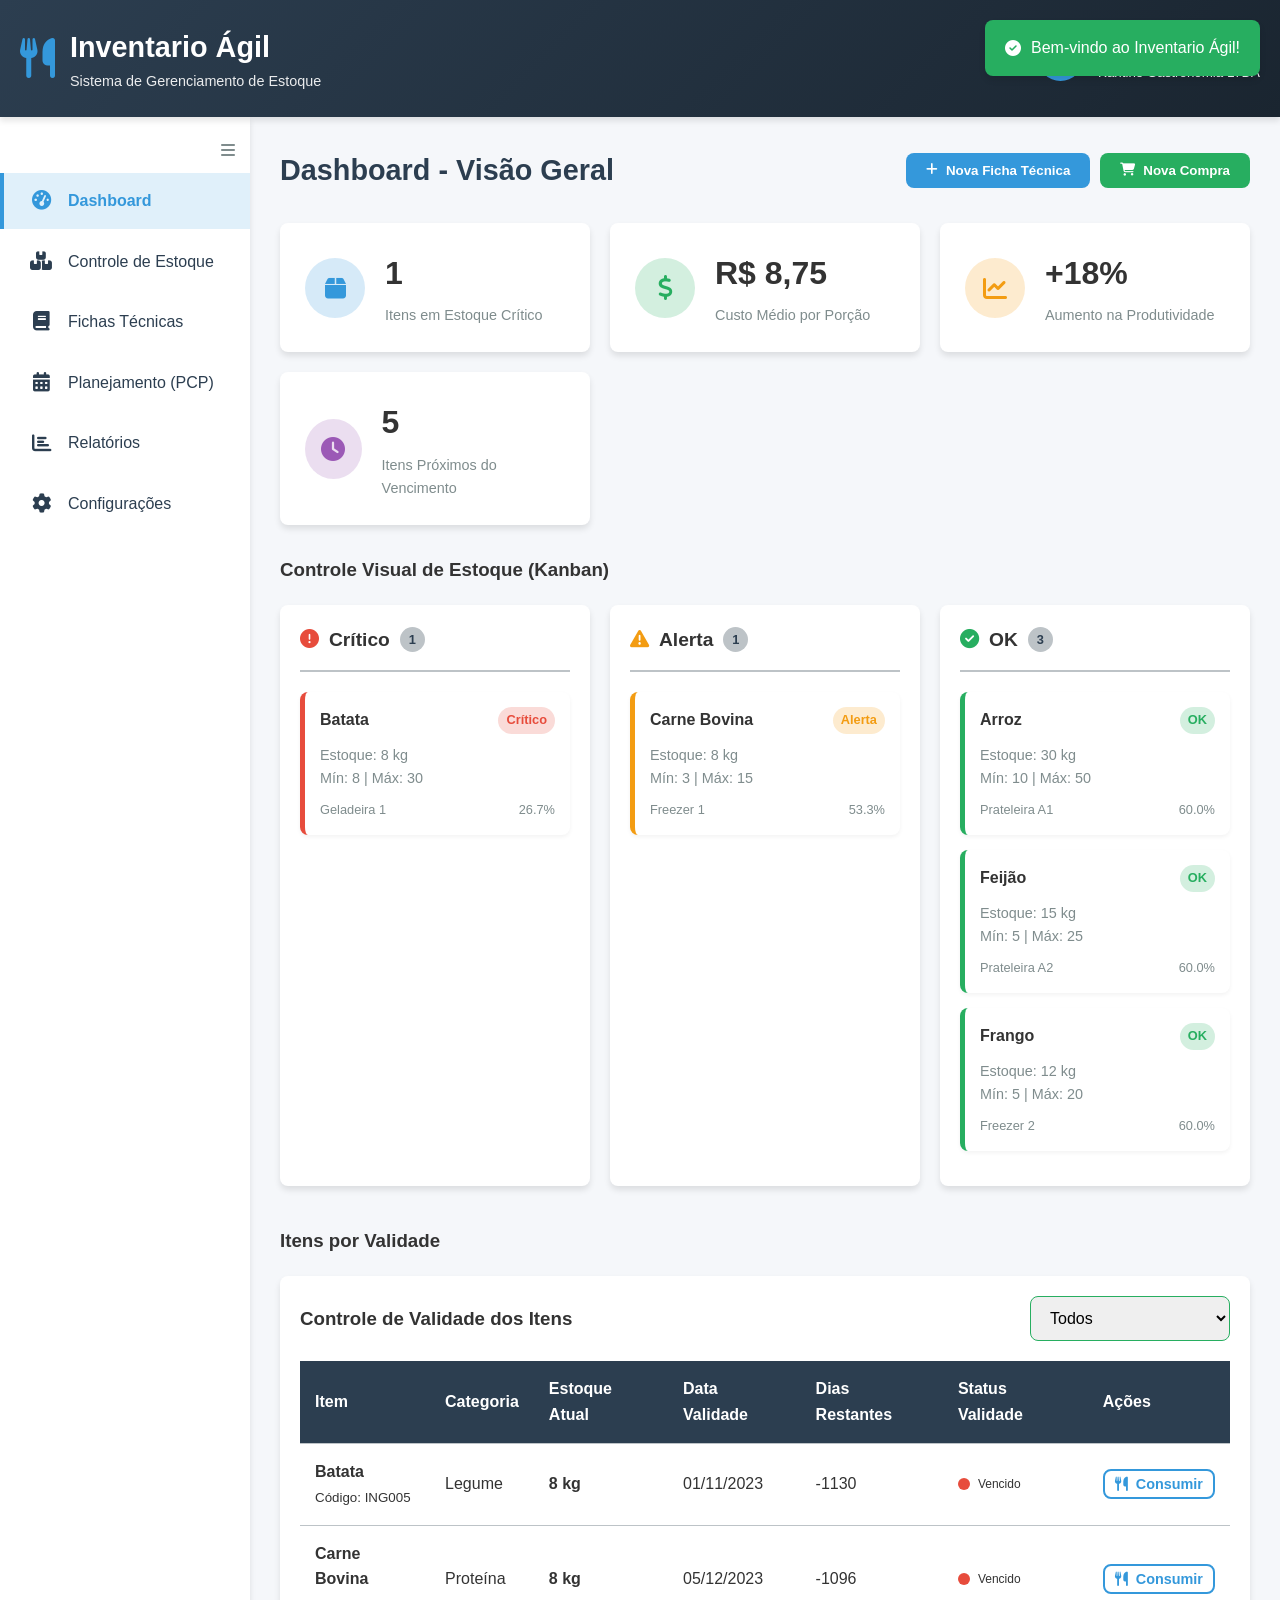
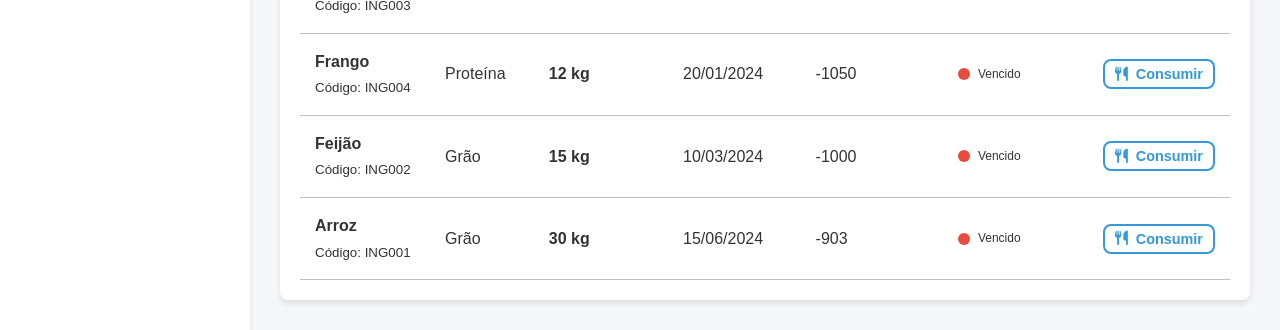
<file: prototipo.html>
<!DOCTYPE html>
<html lang="pt-br">
<head>
    <meta charset="UTF-8">
    <meta name="viewport" content="width=device-width, initial-scale=1.0">
    <title>Sistema Kantine Lean - Operação Enxuta</title>
    <link rel="stylesheet" href="prototipo.css">
    <link rel="stylesheet" href="https://cdnjs.cloudflare.com/ajax/libs/font-awesome/6.4.0/css/all.min.css">
    <script src="prototipo.js" defer></script>
</head>
<body>
    <!-- Header -->
    <header class="header">
        <div class="container header-content">
            <div class="logo">
                <div class="logo-icon">
                    <i class="fas fa-utensils"></i>
                </div>
                <div class="logo-text">
                    <h1>Inventario Ágil</h1>
                    <p>Sistema de Gerenciamento de Estoque</p>
                </div>
            </div>
            <div class="user-info">
                <div class="user-avatar">
                    <i class="fas fa-user"></i>
                </div>
                <div>
                    <p>Gerente da Cozinha</p>
                    <small>Kantine Gastronomia LTDA</small>
                </div>
            </div>
        </div>
    </header>

    <!-- Conteúdo Principal -->
    <div class="main-content">
        <!-- Sidebar -->
        <nav class="sidebar">
            <div class="sidebar-toggle" id="sidebarToggle">
                <i class="fas fa-bars"></i>
            </div>
            <ul class="nav-menu">
                <li class="nav-item">
                    <a href="#" class="nav-link active" data-page="dashboard">
                        <i class="fas fa-tachometer-alt nav-icon"></i>
                        <span class="nav-text">Dashboard</span>
                    </a>
                </li>
                <li class="nav-item">
                    <a href="#" class="nav-link" data-page="estoque">
                        <i class="fas fa-boxes nav-icon"></i>
                        <span class="nav-text">Controle de Estoque</span>
                    </a>
                </li>
                <li class="nav-item">
                    <a href="#" class="nav-link" data-page="fichas">
                        <i class="fas fa-book nav-icon"></i>
                        <span class="nav-text">Fichas Técnicas</span>
                    </a>
                </li>
                <li class="nav-item">
                    <a href="#" class="nav-link" data-page="pcp">
                        <i class="fas fa-calendar-alt nav-icon"></i>
                        <span class="nav-text">Planejamento (PCP)</span>
                    </a>
                </li>
                <li class="nav-item">
                    <a href="#" class="nav-link" data-page="relatorios">
                        <i class="fas fa-chart-bar nav-icon"></i>
                        <span class="nav-text">Relatórios</span>
                    </a>
                </li>
                <li class="nav-item">
                    <a href="#" class="nav-link" data-page="configuracoes">
                        <i class="fas fa-cog nav-icon"></i>
                        <span class="nav-text">Configurações</span>
                    </a>
                </li>
            </ul>
        </nav>

        <!-- Conteúdo Dinâmico -->
        <main class="content" id="mainContent">
            <!-- Dashboard será carregado aqui por padrão -->
            <div class="dashboard-content" id="dashboardPage">
                <div class="dashboard-header">
                    <h2 class="page-title">Dashboard - Visão Geral</h2>
                    <div class="quick-actions">
                        <button class="btn btn-primary" id="novaFichaBtn">
                            <i class="fas fa-plus"></i> Nova Ficha Técnica
                        </button>
                        <button class="btn btn-success" id="novaCompraBtn">
                            <i class="fas fa-shopping-cart"></i> Nova Compra
                        </button>
                    
                    </div>
                </div>

                <!-- Cards de Estatísticas -->
                <div class="stats-cards">
                    <div class="stat-card">
                        <div class="stat-icon estoque">
                            <i class="fas fa-box"></i>
                        </div>
                        <div class="stat-info">
                            <h3 id="estoqueCritico">12</h3>
                            <p>Itens em Estoque Crítico</p>
                        </div>
                    </div>
                    <div class="stat-card">
                        <div class="stat-icon financeiro">
                            <i class="fas fa-dollar-sign"></i>
                        </div>
                        <div class="stat-info">
                            <h3>R$ <span id="custoMedio">8,75</span></h3>
                            <p>Custo Médio por Porção</p>
                        </div>
                    </div>
                    <div class="stat-card">
                        <div class="stat-icon produtividade">
                            <i class="fas fa-chart-line"></i>
                        </div>
                        <div class="stat-info">
                            <h3 id="produtividade">+18%</h3>
                            <p>Aumento na Produtividade</p>
                        </div>
                    </div>
                    <div class="stat-card">
                        <div class="stat-icon qualidade">
                            <i class="fas fa-clock"></i>
                        </div>
                        <div class="stat-info">
                            <h3 id="validadeCritica">3</h3>
                            <p>Itens Próximos do Vencimento</p>
                        </div>
                    </div>
                </div>

                <!-- Sistema Kanban -->
                <h3 style="margin: 30px 0 20px;">Controle Visual de Estoque (Kanban)</h3>
                <div class="kanban-container">
                    <div class="kanban-column">
                        <div class="kanban-header">
                            <div class="column-title">
                                <i class="fas fa-exclamation-circle" style="color: #e74c3c;"></i>
                                <span>Crítico</span>
                                <div class="item-count" id="countCritico">5</div>
                            </div>
                        </div>
                        <div class="kanban-items" id="kanbanCritico">
                            <!-- Itens críticos serão inseridos aqui via JavaScript -->
                        </div>
                    </div>
                    
                    <div class="kanban-column">
                        <div class="kanban-header">
                            <div class="column-title">
                                <i class="fas fa-exclamation-triangle" style="color: #f39c12;"></i>
                                <span>Alerta</span>
                                <div class="item-count" id="countAlerta">7</div>
                            </div>
                        </div>
                        <div class="kanban-items" id="kanbanAlerta">
                            <!-- Itens em alerta serão inseridos aqui via JavaScript -->
                        </div>
                    </div>
                    
                    <div class="kanban-column">
                        <div class="kanban-header">
                            <div class="column-title">
                                <i class="fas fa-check-circle" style="color: #27ae60;"></i>
                                <span>OK</span>
                                <div class="item-count" id="countOk">24</div>
                            </div>
                        </div>
                        <div class="kanban-items" id="kanbanOk">
                            <!-- Itens OK serão inseridos aqui via JavaScript -->
                        </div>
                    </div>
                </div>

                <!-- Tabela de Itens com Validade -->
                <h3 style="margin: 40px 0 20px;">Itens por Validade</h3>
                <div class="table-container">
                    <div class="table-header">
                        <h3>Controle de Validade dos Itens</h3>
                        <select id="filtroValidade" style="width: 200px;">
                            <option value="todos">Todos</option>
                            <option value="critica">Próximos do Vencimento</option>
                            <option value="alerta">Atenção</option>
                            <option value="ok">OK</option>
                        </select>
                    </div>
                    <table id="validadeTable">
                        <thead>
                            <tr>
                                <th>Item</th>
                                <th>Categoria</th>
                                <th>Estoque Atual</th>
                                <th>Data Validade</th>
                                <th>Dias Restantes</th>
                                <th>Status Validade</th>
                                <th>Ações</th>
                            </tr>
                        </thead>
                        <tbody id="validadeTableBody">
                            <!-- Dados serão inseridos via JavaScript -->
                        </tbody>
                    </table>
                </div>
            </div>

            <!-- Página de Estoque (inicialmente oculta) -->
            <div class="estoque-content" id="estoquePage" style="display: none;">
                <div class="dashboard-header">
                    <h2 class="page-title">Controle de Estoque Kanban</h2>
                    <div class="quick-actions">
                        <button class="btn btn-primary" id="novoItemBtn">
                            <i class="fas fa-plus"></i> Novo Item
                        </button>
                        <button class="btn btn-success" id="entradaEstoqueBtn">
                            <i class="fas fa-arrow-down"></i> Entrada
                        </button>
                        <button class="btn btn-warning" id="saidaEstoqueBtn">
                            <i class="fas fa-arrow-up"></i> Saída
                        </button>
                        <button class="btn btn-info" id="movimentacoesBtn">
                            <i class="fas fa-history"></i> Histórico
                        </button>
                    </div>
                </div>

                <div class="table-container">
                    <div class="table-header">
                        <h3>Todos os Itens em Estoque</h3>
                        <input type="text" id="buscarItemInput" placeholder="Buscar item..." style="width: 300px;">
                    </div>
                    <table id="estoqueTable">
                        <thead>
                            <tr>
                                <th>Item</th>
                                <th>Categoria</th>
                                <th>Estoque Atual</th>
                                <th>Estoque Mín.</th>
                                <th>Estoque Máx.</th>
                                <th>Data Validade</th>
                                <th>Status Validade</th>
                                <th>Localização</th>
                                <th>Status Estoque</th>
                                <th>Ações</th>
                            </tr>
                        </thead>
                        <tbody id="estoqueTableBody">
                            <!-- Dados serão inseridos via JavaScript -->
                        </tbody>
                    </table>
                </div>
                
                <!-- Histórico de Movimentações -->
                <div class="table-container" id="historicoContainer" style="display: none; margin-top: 30px;">
                    <div class="table-header">
                        <h3>Histórico de Movimentações</h3>
                        <div>
                            <select id="filtroTipoMov">
                                <option value="todos">Todos os tipos</option>
                                <option value="entrada">Entradas</option>
                                <option value="saida">Saídas</option>
                                <option value="ajuste">Ajustes</option>
                            </select>
                            <input type="date" id="filtroDataMov" style="margin-left: 10px;">
                        </div>
                    </div>
                    <table id="historicoTable">
                        <thead>
                            <tr>
                                <th>Data</th>
                                <th>Tipo</th>
                                <th>Item</th>
                                <th>Quantidade</th>
                                <th>Responsável</th>
                                <th>Motivo</th>
                                <th>Lote</th>
                            </tr>
                        </thead>
                        <tbody id="historicoTableBody">
                            <!-- Dados serão inseridos via JavaScript -->
                        </tbody>
                    </table>
                </div>
            </div>

            <!-- Página de Fichas Técnicas (inicialmente oculta) -->
            <div class="fichas-content" id="fichasPage" style="display: none;">
                <div class="dashboard-header">
                    <h2 class="page-title">Fichas Técnicas e POPs</h2>
                    <div class="quick-actions">
                        <button class="btn btn-primary" id="novaReceitaBtn">
                            <i class="fas fa-plus"></i> Nova Receita
                        </button>
                        <button class="btn btn-success" id="calcularCustosBtn">
                            <i class="fas fa-calculator"></i> Calcular Custos
                        </button>
                        <button class="btn btn-info" id="gerarPOPBtn">
                            <i class="fas fa-print"></i> Gerar POP
                        </button>
                    </div>
                </div>

                <div class="tabs" style="margin-bottom: 20px;">
                    <div class="tab active" data-subtab="fichas-list">Todas as Receitas</div>
                    <div class="tab" data-subtab="fichas-detail">Detalhes da Receita</div>
                    <div class="tab" data-subtab="fichas-pops">POPs</div>
                </div>

                <!-- Lista de Receitas -->
                <div id="fichas-list" class="tab-content active">
                    <div class="table-container">
                        <div class="table-header">
                            <h3>Todas as Receitas Cadastradas</h3>
                            <select id="filtroCategoriaReceita" style="width: 200px;">
                                <option value="">Todas as categorias</option>
                                <option value="Prato Principal">Prato Principal</option>
                                <option value="Guarnição">Guarnição</option>
                                <option value="Salada">Salada</option>
                                <option value="Sobremesa">Sobremesa</option>
                                <option value="Molho">Molho</option>
                            </select>
                        </div>
                        <table>
                            <thead>
                                <tr>
                                    <th>Receita</th>
                                    <th>Categoria</th>
                                    <th>Porções</th>
                                    <th>Custo/Porção</th>
                                    <th>Tempo</th>
                                    <th>Status</th>
                                    <th>Ações</th>
                                </tr>
                            </thead>
                            <tbody id="receitasTableBody">
                                <!-- Dados serão inseridos via JavaScript -->
                            </tbody>
                        </table>
                    </div>
                </div>

                <!-- Detalhes da Receita -->
                <div id="fichas-detail" class="tab-content" style="display: none;">
                    <div class="recipe-card">
                        <div class="recipe-header">
                            <h3 class="recipe-title" id="detailRecipeTitle">Feijoada Completa</h3>
                            <div class="recipe-cost" id="detailRecipeCost">Custo por porção: R$ 8,75</div>
                        </div>
                        <div class="recipe-details">
                            <div class="detail-item">
                                <span class="detail-label">Categoria</span>
                                <span class="detail-value" id="detailRecipeCategory">Prato Principal</span>
                            </div>
                            <div class="detail-item">
                                <span class="detail-label">Porções</span>
                                <span class="detail-value" id="detailRecipePortions">20</span>
                            </div>
                            <div class="detail-item">
                                <span class="detail-label">Tempo de Preparo</span>
                                <span class="detail-value" id="detailRecipeTime">120 min</span>
                            </div>
                            <div class="detail-item">
                                <span class="detail-label">Rendimento</span>
                                <span class="detail-value" id="detailRecipeYield">95%</span>
                            </div>
                            <div class="detail-item">
                                <span class="detail-label">Custo Total</span>
                                <span class="detail-value" id="detailRecipeTotalCost">R$ 175,00</span>
                            </div>
                        </div>
                        <div style="margin-top: 15px;">
                            <h4>Ingredientes:</h4>
                            <table class="ingredients-table" style="width: 100%; margin-top: 10px;">
                                <thead>
                                    <tr>
                                        <th>Ingrediente</th>
                                        <th>Quantidade</th>
                                        <th>Custo Unitário</th>
                                        <th>Custo Total</th>
                                        <th>Estoque</th>
                                    </tr>
                                </thead>
                                <tbody id="ingredientesTableBody">
                                    <!-- Ingredientes serão inseridos via JavaScript -->
                                </tbody>
                            </table>
                        </div>
                        <div style="margin-top: 20px;">
                            <h4>Modo de Preparo (POP):</h4>
                            <div id="detailRecipeInstructions" style="margin-top: 10px; padding: 15px; background-color: #f8f9fa; border-radius: var(--radius);">
                                <ol id="recipeInstructionsList" style="margin-left: 20px;">
                                    <!-- Passos serão inseridos via JavaScript -->
                                </ol>
                            </div>
                        </div>
                        <div style="margin-top: 20px;">
                            <h4>Informações Nutricionais (por porção):</h4>
                            <div class="recipe-details" style="margin-top: 10px;">
                                <div class="detail-item">
                                    <span class="detail-label">Calorias</span>
                                    <span class="detail-value" id="detailRecipeCalories">450 kcal</span>
                                </div>
                                <div class="detail-item">
                                    <span class="detail-label">Proteínas</span>
                                    <span class="detail-value" id="detailRecipeProteins">25g</span>
                                </div>
                                <div class="detail-item">
                                    <span class="detail-label">Carboidratos</span>
                                    <span class="detail-value" id="detailRecipeCarbs">35g</span>
                                </div>
                                <div class="detail-item">
                                    <span class="detail-label">Gorduras</span>
                                    <span class="detail-value" id="detailRecipeFats">18g</span>
                                </div>
                            </div>
                        </div>
                        <div class="form-actions" style="margin-top: 30px;">
                            <button class="btn btn-primary" id="editarReceitaBtn">Editar Ficha</button>
                            <button class="btn btn-outline" id="imprimirPOPBtn">Imprimir POP</button>
                            <button class="btn btn-success" id="produzirReceitaBtn">Produzir Receita</button>
                        </div>
                    </div>
                </div>

                <!-- POPs -->
                <div id="fichas-pops" class="tab-content" style="display: none;">
                    <div class="pops-container">
                        <h3>Procedimentos Operacionais Padrão (POPs)</h3>
                        <p style="margin-bottom: 20px; color: var(--gray-color);">
                            POPs padronizam os processos da cozinha para garantir qualidade e segurança alimentar.
                        </p>
                        
                        <div class="pop-card">
                            <div class="pop-header">
                                <h4>POP-001: Recebimento de Matéria-Prima</h4>
                                <span class="badge badge-success">Ativo</span>
                            </div>
                            <div class="pop-body">
                                <p><strong>Objetivo:</strong> Estabelecer o procedimento para recebimento, inspeção e armazenamento de matéria-prima.</p>
                                <p><strong>Responsável:</strong> Auxiliar de Cozinha/Estoquista</p>
                                <div class="pop-steps">
                                    <h5>Passos do Procedimento:</h5>
                                    <ol>
                                        <li>Verificar nota fiscal e pedido de compra</li>
                                        <li>Inspecionar qualidade dos produtos (cor, odor, textura, validade)</li>
                                        <li>Rejeitar produtos fora do padrão ou vencidos</li>
                                        <li>Registrar entrada no sistema com lote e validade</li>
                                        <li>Armazenar conforme categoria (seco, refrigerado, congelado)</li>
                                        <li>Aplicar etiqueta com data de recebimento e validade</li>
                                    </ol>
                                </div>
                            </div>
                        </div>
                        
                        <div class="pop-card">
                            <div class="pop-header">
                                <h4>POP-002: Pré-preparo de Hortifruti</h4>
                                <span class="badge badge-success">Ativo</span>
                            </div>
                            <div class="pop-body">
                                <p><strong>Objetivo:</strong> Padronizar o processo de higienização e corte de frutas, legumes e verduras.</p>
                                <p><strong>Responsável:</strong> Auxiliar de Cozinha</p>
                                <div class="pop-steps">
                                    <h5>Passos do Procedimento:</h5>
                                    <ol>
                                        <li>Selecionar e separar produtos por tipo</li>
                                        <li>Lavar em água corrente para remover sujidades</li>
                                        <li>Imersão em solução clorada (200ppm por 15 minutos)</li>
                                        <li>Enxágue em água potável</li>
                                        <li>Secar em centrífuga de saladas ou papel toalha</li>
                                        <li>Cortar conforme padrão estabelecido na ficha técnica</li>
                                        <li>Armazenar em recipientes identificados e datados</li>
                                    </ol>
                                </div>
                            </div>
                        </div>
                    </div>
                </div>
            </div>

    <!-- Modal para Novo Item -->
    <div class="modal" id="novoItemModal">
        <div class="modal-content">
            <div class="modal-header">
                <h3 class="modal-title">Cadastrar Novo Item no Estoque</h3>
                <button class="modal-close" id="closeNovoItemModal">&times;</button>
            </div>
            <div class="modal-body">
                <form id="novoItemForm">
                    <div class="form-row">
                        <div class="form-group">
                            <label for="itemCodigo">Código do Item *</label>
                            <input type="text" id="itemCodigo" required>
                        </div>
                        <div class="form-group">
                            <label for="itemNome">Nome do Item *</label>
                            <input type="text" id="itemNome" required>
                        </div>
                    </div>
                    
                    <div class="form-row">
                        <div class="form-group">
                            <label for="itemCategoria">Categoria *</label>
                            <select id="itemCategoria" required>
                                <option value="">Selecione...</option>
                                <option value="Proteína">Proteína</option>
                                <option value="Legume">Legume</option>
                                <option value="Grão">Grão</option>
                                <option value="Tempero">Tempero</option>
                                <option value="Líquido">Líquido</option>
                                <option value="Outro">Outro</option>
                            </select>
                        </div>
                        <div class="form-group">
                            <label for="itemUnidade">Unidade *</label>
                            <select id="itemUnidade" required>
                                <option value="">Selecione...</option>
                                <option value="kg">kg</option>
                                <option value="g">g</option>
                                <option value="un">un</option>
                                <option value="lt">lt</option>
                                <option value="ml">ml</option>
                            </select>
                        </div>
                    </div>
                    
                    <div class="form-row">
                        <div class="form-group">
                            <label for="estoqueMin">Estoque Mínimo *</label>
                            <input type="number" id="estoqueMin" required min="0" step="0.01">
                        </div>
                        <div class="form-group">
                            <label for="estoqueMax">Estoque Máximo *</label>
                            <input type="number" id="estoqueMax" required min="0" step="0.01">
                        </div>
                    </div>
                    
                    <div class="form-row">
                        <div class="form-group">
                            <label for="localizacao">Localização na Cozinha *</label>
                            <input type="text" id="localizacao" placeholder="Ex: Prateleira A1, Freezer 2" required>
                        </div>
                        <div class="form-group">
                            <label for="quantidadeInicial">Quantidade Inicial</label>
                            <input type="number" id="quantidadeInicial" min="0" step="0.01" value="0">
                        </div>
                    </div>
                    
                    <div class="form-row">
                        <div class="form-group">
                            <label for="validadePadrao">Validade Padrão (dias)</label>
                            <input type="number" id="validadePadrao" min="1" value="30">
                            <small>Número de dias padrão para validade deste item</small>
                        </div>
                        <div class="form-group">
                            <label for="custoUnitario">Custo Unitário (R$)</label>
                            <input type="number" id="custoUnitario" min="0" step="0.01" value="0">
                        </div>
                    </div>
                    
                    <div class="form-actions">
                        <button type="button" class="btn btn-outline" id="cancelarNovoItem">Cancelar</button>
                        <button type="submit" class="btn btn-primary">Salvar Item</button>
                    </div>
                </form>
            </div>
        </div>
    </div>

    <!-- Modal para Nova Ficha Técnica -->
    <div class="modal" id="novaFichaModal">
        <div class="modal-content">
            <div class="modal-header">
                <h3 class="modal-title">Nova Ficha Técnica</h3>
                <button class="modal-close" id="closeFichaModal">&times;</button>
            </div>
            <div class="modal-body">
                <form id="novaFichaForm">
                    <div class="form-row">
                        <div class="form-group">
                            <label for="receitaCodigo">Código da Receita *</label>
                            <input type="text" id="receitaCodigo" required placeholder="Ex: REC001">
                        </div>
                        <div class="form-group">
                            <label for="receitaNome">Nome da Receita *</label>
                            <input type="text" id="receitaNome" required placeholder="Ex: Feijoada Completa">
                        </div>
                    </div>
                    
                    <div class="form-row">
                        <div class="form-group">
                            <label for="receitaCategoria">Categoria *</label>
                            <select id="receitaCategoria" required>
                                <option value="">Selecione...</option>
                                <option value="Prato Principal">Prato Principal</option>
                                <option value="Guarnição">Guarnição</option>
                                <option value="Salada">Salada</option>
                                <option value="Sobremesa">Sobremesa</option>
                                <option value="Molho">Molho</option>
                            </select>
                        </div>
                        <div class="form-group">
                            <label for="receitaPorcoes">Número de Porções *</label>
                            <input type="number" id="receitaPorcoes" required min="1" value="1">
                        </div>
                    </div>
                    
                    <div class="form-row">
                        <div class="form-group">
                            <label for="tempoPreparo">Tempo de Preparo (minutos) *</label>
                            <input type="number" id="tempoPreparo" required min="1" value="30">
                        </div>
                        <div class="form-group">
                            <label for="rendimento">Rendimento Esperado (%)</label>
                            <input type="number" id="rendimento" min="1" max="100" value="95">
                        </div>
                    </div>
                    
                    <div class="form-group">
                        <label for="receitaDescricao">Descrição da Receita</label>
                        <textarea id="receitaDescricao" rows="3" placeholder="Descreva brevemente a receita..."></textarea>
                    </div>
                    
                    <div class="form-actions">
                        <button type="button" class="btn btn-outline" id="cancelarFicha">Cancelar</button>
                        <button type="submit" class="btn btn-primary">Criar Ficha</button>
                    </div>
                </form>
            </div>
        </div>
    </div>

    <!-- Modal para Entrada de Produto -->
    <div class="modal" id="entradaModal">
        <div class="modal-content">
            <div class="modal-header">
                <h3 class="modal-title">Registrar Entrada de Produto</h3>
                <button class="modal-close" id="closeEntradaModal">&times;</button>
            </div>
            <div class="modal-body">
                <form id="entradaForm">
                    <div class="form-row">
                        <div class="form-group">
                            <label for="entradaItem">Item *</label>
                            <select id="entradaItem" required>
                                <option value="">Selecione um item...</option>
                                <!-- Opções serão preenchidas via JavaScript -->
                            </select>
                        </div>
                        <div class="form-group">
                            <label for="entradaQuantidade">Quantidade *</label>
                            <input type="number" id="entradaQuantidade" required min="0.01" step="0.01">
                        </div>
                    </div>
                    
                    <div class="form-row">
                        <div class="form-group">
                            <label for="entradaLote">Número do Lote</label>
                            <input type="text" id="entradaLote" placeholder="Opcional">
                        </div>
                        <div class="form-group">
                            <label for="entradaValidade">Data de Validade</label>
                            <input type="date" id="entradaValidade">
                        </div>
                    </div>
                    
                    <div class="form-row">
                        <div class="form-group">
                            <label for="entradaFornecedor">Fornecedor</label>
                            <input type="text" id="entradaFornecedor" placeholder="Nome do fornecedor">
                        </div>
                        <div class="form-group">
                            <label for="entradaNotaFiscal">Nº Nota Fiscal</label>
                            <input type="text" id="entradaNotaFiscal" placeholder="Número da nota fiscal">
                        </div>
                    </div>
                    
                    <div class="form-group">
                        <label for="entradaObservacoes">Observações</label>
                        <textarea id="entradaObservacoes" rows="3" placeholder="Observações sobre a entrada..."></textarea>
                    </div>
                    
                    <div class="form-actions">
                        <button type="button" class="btn btn-outline" id="cancelarEntrada">Cancelar</button>
                        <button type="submit" class="btn btn-success">Registrar Entrada</button>
                    </div>
                </form>
            </div>
        </div>
    </div>

    <!-- Modal para Saída de Produto -->
    <div class="modal" id="saidaModal">
        <div class="modal-content">
            <div class="modal-header">
                <h3 class="modal-title">Registrar Saída de Produto</h3>
                <button class="modal-close" id="closeSaidaModal">&times;</button>
            </div>
            <div class="modal-body">
                <form id="saidaForm">
                    <div class="form-row">
                        <div class="form-group">
                            <label for="saidaItem">Item *</label>
                            <select id="saidaItem" required>
                                <option value="">Selecione um item...</option>
                                <!-- Opções serão preenchidas via JavaScript -->
                            </select>
                        </div>
                        <div class="form-group">
                            <label for="saidaQuantidade">Quantidade *</label>
                            <input type="number" id="saidaQuantidade" required min="0.01" step="0.01">
                            <small id="estoqueDisponivel" style="color: var(--gray-color);"></small>
                        </div>
                    </div>
                    
                    <div class="form-row">
                        <div class="form-group">
                            <label for="saidaMotivo">Motivo da Saída *</label>
                            <select id="saidaMotivo" required>
                                <option value="">Selecione...</option>
                                <option value="producao">Produção</option>
                                <option value="avaria">Avaria/Perda</option>
                                <option value="ajuste">Ajuste de Estoque</option>
                                <option value="transferencia">Transferência</option>
                                <option value="outro">Outro</option>
                            </select>
                        </div>
                        <div class="form-group">
                            <label for="saidaResponsavel">Responsável *</label>
                            <input type="text" id="saidaResponsavel" required value="Cozinha">
                        </div>
                    </div>
                    
                    <div class="form-row">
                        <div class="form-group">
                            <label for="saidaLote">Lote (PEPS/FIFO)</label>
                            <select id="saidaLote">
                                <option value="">Automático (PEPS)</option>
                                <!-- Opções de lotes serão preenchidas via JavaScript -->
                            </select>
                        </div>
                        <div class="form-group">
                            <label for="saidaReceita">Receita/Produção</label>
                            <input type="text" id="saidaReceita" placeholder="Nome da receita ou produção">
                        </div>
                    </div>
                    
                    <div class="form-group">
                        <label for="saidaObservacoes">Observações</label>
                        <textarea id="saidaObservacoes" rows="3" placeholder="Observações sobre a saída..."></textarea>
                    </div>
                    
                    <div class="form-actions">
                        <button type="button" class="btn btn-outline" id="cancelarSaida">Cancelar</button>
                        <button type="submit" class="btn btn-warning">Registrar Saída</button>
                    </div>
                </form>
            </div>
        </div>
    </div>

    <!-- Notificação -->
    <div class="notification" id="notification" style="display: none;">
        <i class="fas fa-check-circle"></i>
        <span id="notificationText">Operação realizada com sucesso!</span>
    </div>

</body>
</html>
</body>
</html>
</file>
<file: prototipo.css>
/* Reset e Estilos Globais */
* {
    margin: 0;
    padding: 0;
    box-sizing: border-box;
}

:root {
    --primary-color: #2c3e50;
    --secondary-color: #3498db;
    --accent-color: #e74c3c;
    --success-color: #27ae60;
    --warning-color: #f39c12;
    --light-color: #ecf0f1;
    --dark-color: #2c3e50;
    --gray-color: #7f8c8d;
    --light-gray: #bdc3c7;
    --shadow: 0 4px 6px rgba(0, 0, 0, 0.1);
    --radius: 8px;
    --transition: all 0.3s ease;
}

body {
    font-family: 'Segoe UI', Tahoma, Geneva, Verdana, sans-serif;
    background-color: #f5f7fa;
    color: #333;
    line-height: 1.6;
}

.container {
    max-width: 1400px;
    margin: 0 auto;
    padding: 0 20px;
}

/* Header */
.header {
    background: linear-gradient(135deg, var(--primary-color), #1a2530);
    color: white;
    padding: 1.5rem 0;
    box-shadow: var(--shadow);
    position: sticky;
    top: 0;
    z-index: 100;
}

.header-content {
    display: flex;
    justify-content: space-between;
    align-items: center;
}

.logo {
    display: flex;
    align-items: center;
    gap: 15px;
}

.logo-icon {
    font-size: 2.5rem;
    color: var(--secondary-color);
}

.logo-text h1 {
    font-size: 1.8rem;
    font-weight: 700;
}

.logo-text p {
    font-size: 0.9rem;
    opacity: 0.9;
}

.user-info {
    display: flex;
    align-items: center;
    gap: 15px;
}

.user-avatar {
    width: 45px;
    height: 45px;
    border-radius: 50%;
    background-color: var(--secondary-color);
    display: flex;
    align-items: center;
    justify-content: center;
    font-weight: bold;
}

/* Sidebar e Conteúdo Principal */
.main-content {
    display: flex;
    min-height: calc(100vh - 120px);
}

.sidebar {
    width: 250px;
    background-color: white;
    box-shadow: var(--shadow);
    padding: 25px 0;
    transition: var(--transition);
}

.sidebar.collapsed {
    width: 70px;
}

.sidebar-toggle {
    display: flex;
    justify-content: flex-end;
    padding: 0 15px 15px;
    color: var(--gray-color);
    cursor: pointer;
}

.nav-menu {
    list-style: none;
}

.nav-item {
    margin-bottom: 5px;
}

.nav-link {
    display: flex;
    align-items: center;
    padding: 15px 25px;
    color: var(--dark-color);
    text-decoration: none;
    transition: var(--transition);
    border-left: 4px solid transparent;
}

.nav-link:hover {
    background-color: rgba(52, 152, 219, 0.1);
    border-left-color: var(--secondary-color);
}

.nav-link.active {
    background-color: rgba(52, 152, 219, 0.15);
    border-left-color: var(--secondary-color);
    color: var(--secondary-color);
    font-weight: 600;
}

.nav-icon {
    font-size: 1.2rem;
    margin-right: 15px;
    width: 24px;
    text-align: center;
}

.sidebar.collapsed .nav-text {
    display: none;
}

.sidebar.collapsed .nav-link {
    justify-content: center;
    padding: 15px 0;
}

.sidebar.collapsed .nav-icon {
    margin-right: 0;
}

.content {
    flex: 1;
    padding: 30px;
    overflow-y: auto;
}

/* Dashboard */
.dashboard-header {
    display: flex;
    justify-content: space-between;
    align-items: center;
    margin-bottom: 30px;
}

.page-title {
    font-size: 1.8rem;
    color: var(--primary-color);
    font-weight: 700;
}

.quick-actions {
    display: flex;
    gap: 10px;
}

.btn {
    padding: 10px 20px;
    border: none;
    border-radius: var(--radius);
    cursor: pointer;
    font-weight: 600;
    display: inline-flex;
    align-items: center;
    gap: 8px;
    transition: var(--transition);
}

.btn-primary {
    background-color: var(--secondary-color);
    color: white;
}

.btn-success {
    background-color: var(--success-color);
    color: white;
}

.btn-warning {
    background-color: var(--warning-color);
    color: white;
}

.btn-danger {
    background-color: var(--accent-color);
    color: white;
}

.btn-info {
    background-color: #3498db;
    color: white;
}

.btn-outline {
    background-color: transparent;
    border: 2px solid var(--secondary-color);
    color: var(--secondary-color);
}

.btn:hover {
    transform: translateY(-2px);
    box-shadow: var(--shadow);
}

.btn-sm {
    padding: 5px 10px;
    font-size: 0.9rem;
}

.stats-cards {
    display: grid;
    grid-template-columns: repeat(auto-fit, minmax(250px, 1fr));
    gap: 20px;
    margin-bottom: 30px;
}

.stat-card {
    background-color: white;
    border-radius: var(--radius);
    padding: 25px;
    box-shadow: var(--shadow);
    display: flex;
    align-items: center;
    transition: var(--transition);
}

.stat-card:hover {
    transform: translateY(-5px);
}

.stat-icon {
    width: 60px;
    height: 60px;
    border-radius: 50%;
    display: flex;
    align-items: center;
    justify-content: center;
    margin-right: 20px;
    font-size: 1.5rem;
}

.stat-icon.estoque {
    background-color: rgba(52, 152, 219, 0.2);
    color: var(--secondary-color);
}

.stat-icon.financeiro {
    background-color: rgba(39, 174, 96, 0.2);
    color: var(--success-color);
}

.stat-icon.produtividade {
    background-color: rgba(243, 156, 18, 0.2);
    color: var(--warning-color);
}

.stat-icon.qualidade {
    background-color: rgba(155, 89, 182, 0.2);
    color: #9b59b6;
}

.stat-info h3 {
    font-size: 2rem;
    margin-bottom: 5px;
}

.stat-info p {
    color: var(--gray-color);
    font-size: 0.9rem;
}

/* Kanban */
.kanban-container {
    display: grid;
    grid-template-columns: repeat(auto-fill, minmax(300px, 1fr));
    gap: 20px;
    margin-top: 20px;
}

.kanban-column {
    background-color: white;
    border-radius: var(--radius);
    box-shadow: var(--shadow);
    padding: 20px;
}

.kanban-header {
    display: flex;
    justify-content: space-between;
    align-items: center;
    margin-bottom: 20px;
    padding-bottom: 15px;
    border-bottom: 2px solid var(--light-gray);
}

.column-title {
    font-size: 1.2rem;
    font-weight: 600;
    display: flex;
    align-items: center;
    gap: 10px;
}

.item-count {
    background-color: var(--light-gray);
    color: var(--dark-color);
    border-radius: 50%;
    width: 25px;
    height: 25px;
    display: flex;
    align-items: center;
    justify-content: center;
    font-size: 0.8rem;
}

.kanban-items {
    min-height: 100px;
}

.kanban-item {
    background-color: white;
    border-radius: var(--radius);
    padding: 15px;
    margin-bottom: 15px;
    box-shadow: 0 2px 4px rgba(0, 0, 0, 0.05);
    border-left: 5px solid;
    transition: var(--transition);
    cursor: pointer;
}

.kanban-item:hover {
    box-shadow: 0 4px 8px rgba(0, 0, 0, 0.1);
}

.kanban-item.critico {
    border-left-color: var(--accent-color);
}

.kanban-item.alerta {
    border-left-color: var(--warning-color);
}

.kanban-item.ok {
    border-left-color: var(--success-color);
}

.item-header {
    display: flex;
    justify-content: space-between;
    margin-bottom: 10px;
}

.item-title {
    font-weight: 600;
}

.item-status {
    font-size: 0.8rem;
    padding: 3px 8px;
    border-radius: 20px;
    font-weight: 600;
}

.status-critico {
    background-color: rgba(231, 76, 60, 0.2);
    color: var(--accent-color);
}

.status-alerta {
    background-color: rgba(243, 156, 18, 0.2);
    color: var(--warning-color);
}

.status-ok {
    background-color: rgba(39, 174, 96, 0.2);
    color: var(--success-color);
}

.item-details {
    font-size: 0.9rem;
    color: var(--gray-color);
    margin-bottom: 10px;
}

.item-footer {
    display: flex;
    justify-content: space-between;
    font-size: 0.8rem;
    color: var(--gray-color);
}

/* Formulários */
.form-container {
    background-color: white;
    border-radius: var(--radius);
    box-shadow: var(--shadow);
    padding: 30px;
    max-width: 800px;
    margin: 0 auto;
}

.form-title {
    font-size: 1.5rem;
    margin-bottom: 25px;
    color: var(--primary-color);
    padding-bottom: 15px;
    border-bottom: 2px solid var(--light-gray);
}

.form-group {
    margin-bottom: 20px;
}

.form-row {
    display: flex;
    gap: 20px;
}

.form-row .form-group {
    flex: 1;
}

label {
    display: block;
    margin-bottom: 8px;
    font-weight: 600;
    color: var(--dark-color);
}

input, select, textarea {
    width: 100%;
    padding: 12px 15px;
    border: 1px solid var(--light-gray);
    border-radius: var(--radius);
    font-family: inherit;
    font-size: 1rem;
    transition: var(--transition);
}

input:focus, select:focus, textarea:focus {
    outline: none;
    border-color: var(--secondary-color);
    box-shadow: 0 0 0 3px rgba(52, 152, 219, 0.2);
}

input:valid, select:valid {
    border-color: var(--success-color);
}

input:invalid:not(:placeholder-shown), select:invalid:not(:placeholder-shown) {
    border-color: var(--accent-color);
}

.form-actions {
    display: flex;
    justify-content: flex-end;
    gap: 15px;
    margin-top: 30px;
    padding-top: 20px;
    border-top: 1px solid var(--light-gray);
}

/* Tabelas */
.table-container {
    background-color: white;
    border-radius: var(--radius);
    box-shadow: var(--shadow);
    padding: 20px;
    overflow-x: auto;
}

.table-header {
    display: flex;
    justify-content: space-between;
    align-items: center;
    margin-bottom: 20px;
}

table {
    width: 100%;
    border-collapse: collapse;
}

thead {
    background-color: var(--primary-color);
    color: white;
}

th, td {
    padding: 15px;
    text-align: left;
    border-bottom: 1px solid var(--light-gray);
}

tbody tr:hover {
    background-color: rgba(52, 152, 219, 0.05);
}

.table-actions {
    display: flex;
    gap: 10px;
}

.action-btn {
    background: none;
    border: none;
    cursor: pointer;
    font-size: 1rem;
    padding: 5px;
    border-radius: 4px;
    transition: var(--transition);
}

.edit-btn {
    color: var(--secondary-color);
}

.edit-btn:hover {
    background-color: rgba(52, 152, 219, 0.1);
}

.delete-btn {
    color: var(--accent-color);
}

.delete-btn:hover {
    background-color: rgba(231, 76, 60, 0.1);
}

.view-btn {
    color: var(--success-color);
}

.view-btn:hover {
    background-color: rgba(39, 174, 96, 0.1);
}

.produce-btn {
    color: var(--warning-color);
}

.produce-btn:hover {
    background-color: rgba(243, 156, 18, 0.1);
}

/* Badges */
.badge {
    display: inline-block;
    padding: 5px 10px;
    border-radius: 20px;
    font-size: 0.8rem;
    font-weight: 600;
}

.badge-primary {
    background-color: rgba(52, 152, 219, 0.2);
    color: var(--secondary-color);
}

.badge-success {
    background-color: rgba(39, 174, 96, 0.2);
    color: var(--success-color);
}

.badge-warning {
    background-color: rgba(243, 156, 18, 0.2);
    color: var(--warning-color);
}

.badge-danger {
    background-color: rgba(231, 76, 60, 0.2);
    color: var(--accent-color);
}

/* Layout Visual */
.layout-container {
    background-color: white;
    border-radius: var(--radius);
    box-shadow: var(--shadow);
    padding: 30px;
    margin-top: 20px;
}

.layout-grid {
    display: grid;
    grid-template-columns: repeat(4, 1fr);
    grid-template-rows: repeat(4, 1fr);
    gap: 15px;
    height: 600px;
    margin-bottom: 30px;
}

.layout-area {
    border: 2px solid var(--light-gray);
    border-radius: var(--radius);
    display: flex;
    align-items: center;
    justify-content: center;
    padding: 20px;
    text-align: center;
    transition: var(--transition);
    cursor: pointer;
}

.layout-area:hover {
    transform: scale(1.02);
}

.area-recepcao {
    grid-column: 1;
    grid-row: 1 / 3;
    background-color: rgba(52, 152, 219, 0.1);
    border-color: var(--secondary-color);
}

.area-armazenamento {
    grid-column: 2;
    grid-row: 1 / 4;
    background-color: rgba(39, 174, 96, 0.1);
    border-color: var(--success-color);
}

.area-preparo {
    grid-column: 3;
    grid-row: 2 / 4;
    background-color: rgba(243, 156, 18, 0.1);
    border-color: var(--warning-color);
}

.area-cozimento {
    grid-column: 4;
    grid-row: 2 / 4;
    background-color: rgba(231, 76, 60, 0.1);
    border-color: var(--accent-color);
}

.area-montagem {
    grid-column: 3 / 5;
    grid-row: 4;
    background-color: rgba(155, 89, 182, 0.1);
    border-color: #9b59b6;
}

.area-expedicao {
    grid-column: 1 / 3;
    grid-row: 4;
    background-color: rgba(41, 128, 185, 0.1);
    border-color: #2980b9;
}

/* Fichas Técnicas */
.recipe-card {
    background-color: white;
    border-radius: var(--radius);
    box-shadow: var(--shadow);
    padding: 25px;
    margin-bottom: 20px;
    transition: var(--transition);
}

.recipe-card:hover {
    transform: translateY(-5px);
}

.recipe-header {
    display: flex;
    justify-content: space-between;
    align-items: center;
    margin-bottom: 20px;
    padding-bottom: 15px;
    border-bottom: 2px solid var(--light-gray);
}

.recipe-title {
    font-size: 1.4rem;
    color: var(--primary-color);
}

.recipe-cost {
    font-weight: 600;
    color: var(--success-color);
    font-size: 1.2rem;
}

.recipe-details {
    display: grid;
    grid-template-columns: repeat(auto-fit, minmax(200px, 1fr));
    gap: 15px;
    margin-bottom: 20px;
}

.detail-item {
    display: flex;
    flex-direction: column;
}

.detail-label {
    font-size: 0.9rem;
    color: var(--gray-color);
    margin-bottom: 5px;
}

.detail-value {
    font-weight: 600;
}

/* Modal */
.modal {
    display: none;
    position: fixed;
    top: 0;
    left: 0;
    width: 100%;
    height: 100%;
    background-color: rgba(0, 0, 0, 0.5);
    z-index: 10000;
    align-items: center;
    justify-content: center;
}

.modal.active {
    display: flex;
}

.modal-content {
    background-color: white;
    border-radius: var(--radius);
    width: 90%;
    max-width: 700px;
    max-height: 90vh;
    overflow-y: auto;
    box-shadow: 0 10px 30px rgba(0, 0, 0, 0.2);
}

.modal-header {
    display: flex;
    justify-content: space-between;
    align-items: center;
    padding: 20px 30px;
    border-bottom: 1px solid var(--light-gray);
}

.modal-title {
    font-size: 1.5rem;
    color: var(--primary-color);
}

.modal-close {
    background: none;
    border: none;
    font-size: 1.5rem;
    cursor: pointer;
    color: var(--gray-color);
}

.modal-body {
    padding: 30px;
}

/* POPs */
.pop-card {
    background-color: white;
    border-radius: var(--radius);
    box-shadow: var(--shadow);
    padding: 20px;
    margin-bottom: 20px;
}

.pop-header {
    display: flex;
    justify-content: space-between;
    align-items: center;
    margin-bottom: 15px;
    padding-bottom: 10px;
    border-bottom: 1px solid var(--light-gray);
}

.pop-header h4 {
    font-size: 1.2rem;
    color: var(--primary-color);
}

.pop-body p {
    margin-bottom: 10px;
}

.pop-steps {
    margin-top: 15px;
}

.pop-steps h5 {
    margin-bottom: 10px;
    color: var(--secondary-color);
}

.pop-steps ol {
    margin-left: 20px;
}

/* Notificações */
.notification {
    position: fixed;
    top: 20px;
    right: 20px;
    padding: 15px 20px;
    border-radius: var(--radius);
    color: white;
    display: flex;
    align-items: center;
    gap: 10px;
    box-shadow: var(--shadow);
    z-index: 10001;
    animation: slideIn 0.3s ease;
}

.notification.success {
    background-color: var(--success-color);
}

.notification.warning {
    background-color: var(--warning-color);
}

.notification.error {
    background-color: var(--accent-color);
}

@keyframes slideIn {
    from {
        transform: translateX(100%);
        opacity: 0;
    }
    to {
        transform: translateX(0);
        opacity: 1;
    }
}

/* Validade Status */
.validade-status {
    display: flex;
    align-items: center;
    gap: 8px;
}

.validade-indicator {
    width: 12px;
    height: 12px;
    border-radius: 50%;
}

.validade-ok {
    background-color: #27ae60;
}

.validade-alerta {
    background-color: #f39c12;
}

.validade-critica {
    background-color: #e74c3c;
}

.validade-text {
    font-size: 12px;
    font-weight: 500;
}

/* Abas */
.tabs {
    display: flex;
    border-bottom: 2px solid var(--light-gray);
    margin-bottom: 20px;
}

.tab {
    padding: 12px 20px;
    cursor: pointer;
    font-weight: 600;
    color: var(--gray-color);
    border-bottom: 3px solid transparent;
    transition: var(--transition);
}

.tab:hover {
    color: var(--secondary-color);
}

.tab.active {
    color: var(--secondary-color);
    border-bottom-color: var(--secondary-color);
}

.tab-content {
    display: block;
}

.tab-content[style*="display: none"] {
    display: none;
}

/* Responsividade */
@media (max-width: 1024px) {
    .main-content {
        flex-direction: column;
    }
    
    .sidebar {
        width: 100%;
        padding: 15px 0;
    }
    
    .nav-menu {
        display: flex;
        overflow-x: auto;
    }
    
    .nav-item {
        margin-bottom: 0;
        flex-shrink: 0;
    }
    
    .nav-link {
        padding: 15px 20px;
        border-left: none;
        border-bottom: 3px solid transparent;
    }
    
    .nav-link:hover, .nav-link.active {
        border-left: none;
        border-bottom-color: var(--secondary-color);
    }
    
    .content {
        padding: 20px;
    }
    
    .layout-grid {
        height: 400px;
    }
}

@media (max-width: 768px) {
    .header-content {
        flex-direction: column;
        gap: 15px;
        text-align: center;
    }
    
    .quick-actions {
        flex-wrap: wrap;
        justify-content: center;
    }
    
    .form-row {
        flex-direction: column;
        gap: 0;
    }
    
    .layout-grid {
        grid-template-columns: repeat(2, 1fr);
        grid-template-rows: repeat(6, 1fr);
        height: 500px;
    }
    
    .area-recepcao {
        grid-column: 1;
        grid-row: 1;
    }
    
    .area-armazenamento {
        grid-column: 2;
        grid-row: 1 / 3;
    }
    
    .area-preparo {
        grid-column: 1;
        grid-row: 2 / 4;
    }
    
    .area-cozimento {
        grid-column: 2;
        grid-row: 3 / 5;
    }
    
    .area-montagem {
        grid-column: 1;
        grid-row: 4 / 6;
    }
    
    .area-expedicao {
        grid-column: 2;
        grid-row: 5 / 7;
    }
}
</file>
